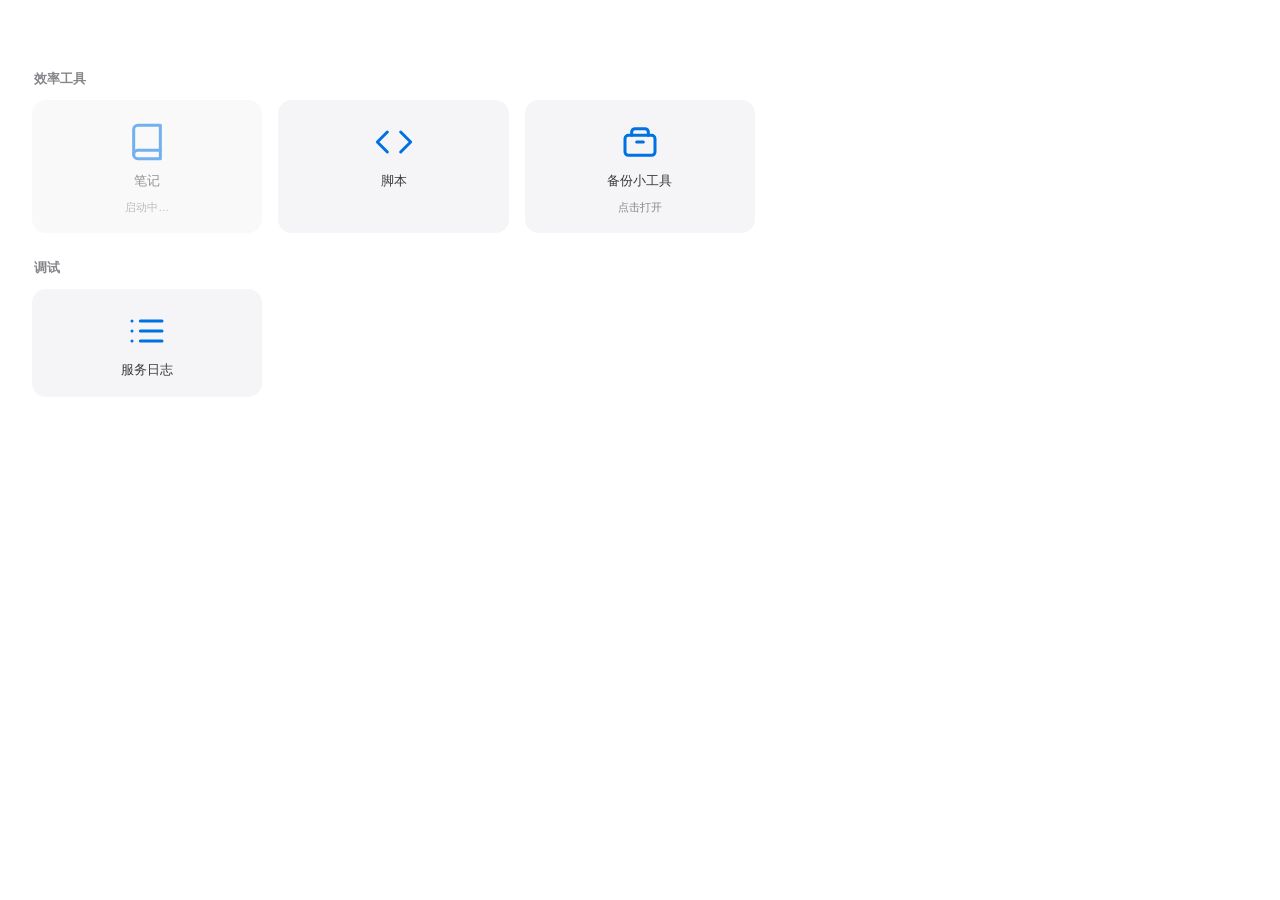
<file: notebak-desktop/web/index.html>
<!doctype html>
<html lang="zh-CN">
  <head>
    <meta charset="UTF-8" />
    <meta name="viewport" content="width=device-width, initial-scale=1.0" />
    <title>note&back</title>
    <link rel="stylesheet" href="common/style.css" />
  </head>
  <body>
    <div class="titlebar" data-tauri-drag-region></div>
    <main class="main">
      <h2 class="group-title">效率工具</h2>
      <div class="card-grid">
        <button class="home-card" id="card-notes" disabled>
          <svg class="home-icon" viewBox="0 0 24 24" fill="none" stroke="currentColor" stroke-width="1.8" stroke-linecap="round" stroke-linejoin="round"><path d="M4 19.5A2.5 2.5 0 0 1 6.5 17H20"/><path d="M6.5 2H20v20H6.5A2.5 2.5 0 0 1 4 19.5v-15A2.5 2.5 0 0 1 6.5 2z"/></svg>
          <span class="home-label">笔记</span>
          <span class="home-desc" id="notes-desc">启动中…</span>
        </button>
        <a class="home-card" href="pyexec/pyexec.html">
          <svg class="home-icon" viewBox="0 0 24 24" fill="none" stroke="currentColor" stroke-width="1.8" stroke-linecap="round" stroke-linejoin="round"><polyline points="16 18 22 12 16 6"/><polyline points="8 6 2 12 8 18"/></svg>
          <span class="home-label">脚本</span>
        </a>
        <button class="home-card" id="card-backtool">
          <svg class="home-icon" viewBox="0 0 24 24" fill="none" stroke="currentColor" stroke-width="1.8" stroke-linecap="round" stroke-linejoin="round"><rect x="3" y="8" width="18" height="12" rx="2"/><path d="M7 8V6a2 2 0 0 1 2-2h6a2 2 0 0 1 2 2v2"/><path d="M10 12h4"/></svg>
          <span class="home-label">备份小工具</span>
          <span class="home-desc" id="backtool-desc">点击打开</span>
        </button>
      </div>

      <h2 class="group-title">调试</h2>
      <div class="card-grid">
        <button class="home-card" id="card-log">
          <svg class="home-icon" viewBox="0 0 24 24" fill="none" stroke="currentColor" stroke-width="1.8" stroke-linecap="round" stroke-linejoin="round"><path d="M8 6h13M8 12h13M8 18h13M3 6h.01M3 12h.01M3 18h.01"/></svg>
          <span class="home-label">服务日志</span>
        </button>
      </div>
    </main>
    <div id="error" class="error-bar" style="display:none">
      <span id="error-text"></span>
      <button id="retry-btn">重试</button>
    </div>
    <script src="common/common.js"></script>
    <script src="app.js"></script>
  </body>
</html>
</file>
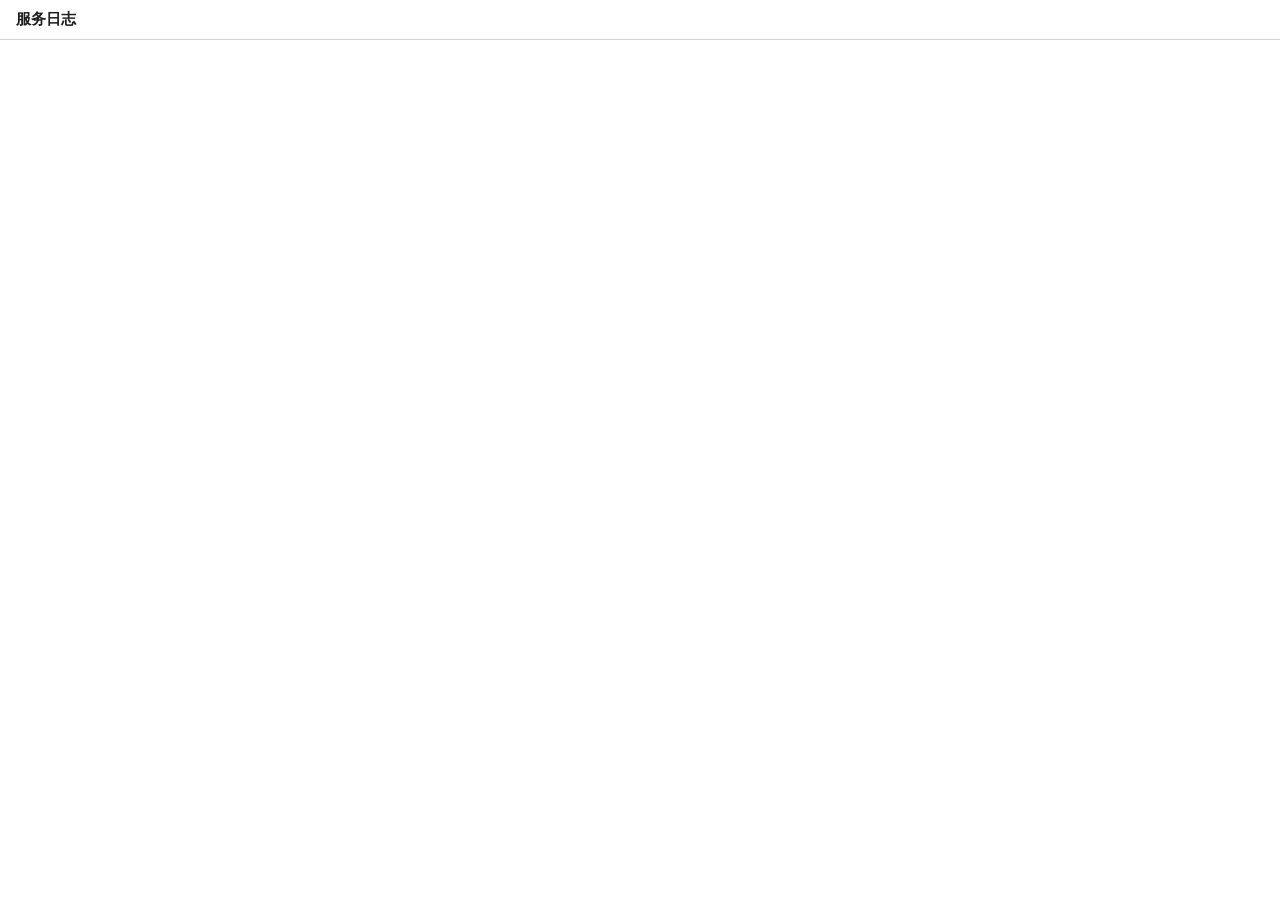
<file: notebak-desktop/web/log.html>
<!DOCTYPE html>
<html lang="zh-CN">
<head>
  <meta charset="UTF-8">
  <title>服务日志</title>
  <link rel="stylesheet" href="common/style.css">
</head>
<body>
  <div id="log-window">
    <div class="log-header">
      <span>服务日志</span>
    </div>
    <pre id="log-content"></pre>
  </div>
  <script>
    const { invoke } = window.__TAURI__.core;
    const { listen } = window.__TAURI__.event;
    const logContent = document.getElementById('log-content');
    const MAX_LOG = 2000;
    let logs = [];
    let historyReady = false;
    const pending = [];

    function render() {
      logContent.textContent = logs.join('\n');
      logContent.scrollTop = logContent.scrollHeight;
    }

    listen('server-log', (e) => {
      // 历史日志回放完成前，先暂存新到的日志
      if (!historyReady) {
        pending.push(e.payload);
        return;
      }
      logs.push(e.payload);
      if (logs.length > MAX_LOG) logs.shift();
      render();
    });

    // 回放启动阶段（窗口打开前）的日志
    invoke('get_server_log').then((history) => {
      logs = history.concat(pending);
      if (logs.length > MAX_LOG) logs = logs.slice(-MAX_LOG);
      pending.length = 0;
      historyReady = true;
      render();
    });
  </script>
</body>
</html>
</file>
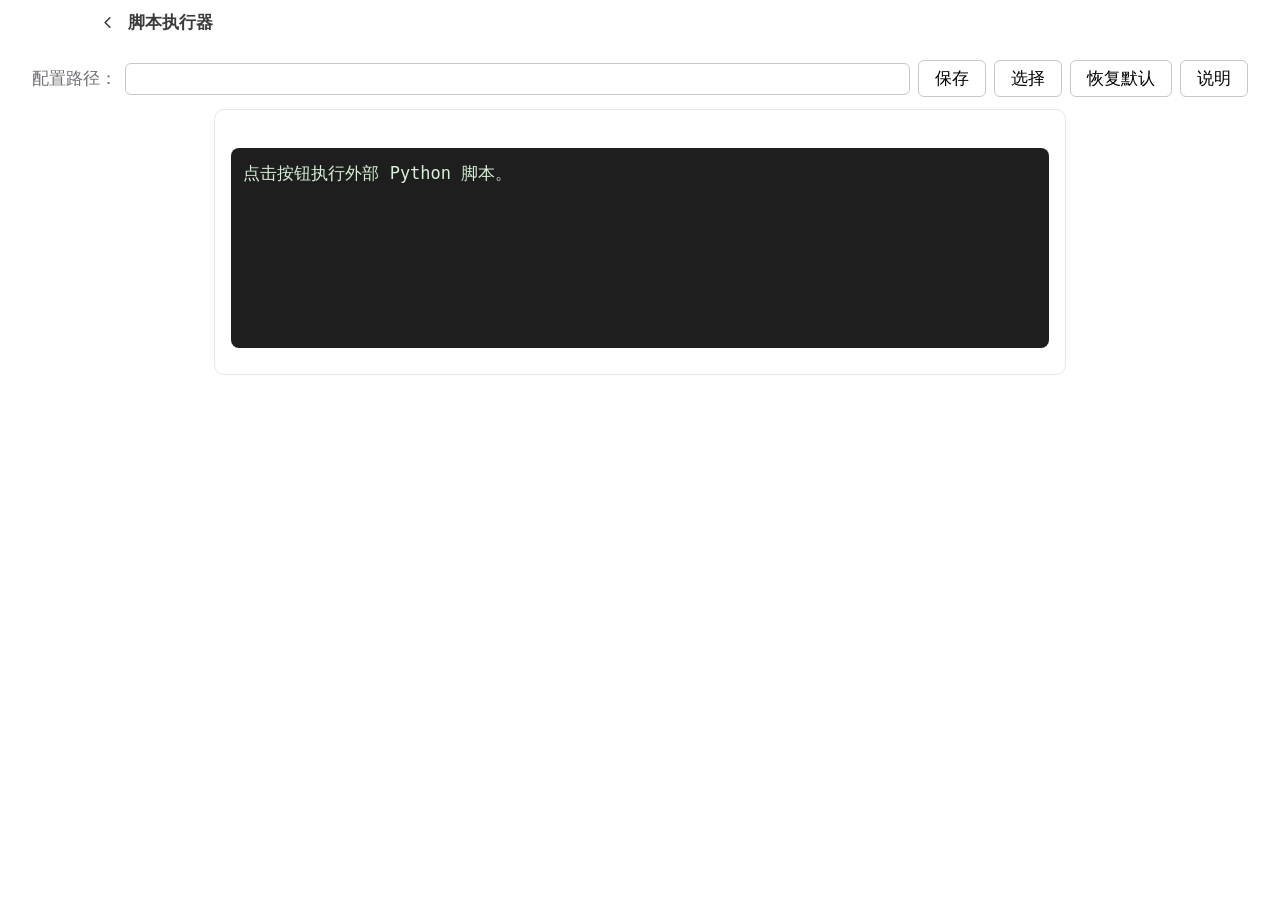
<file: notebak-desktop/web/pyexec/pyexec.html>
<!doctype html>
<html lang="zh-CN">
  <head>
    <meta charset="UTF-8" />
    <meta name="viewport" content="width=device-width, initial-scale=1.0" />
    <title>脚本执行器</title>
    <link rel="stylesheet" href="../common/style.css" />
  </head>
  <body>
    <div class="titlebar" data-tauri-drag-region>
      <div class="nav-pill">
        <a class="back" href="../index.html" title="返回" aria-label="返回"><svg viewBox="0 0 24 24" fill="none" stroke="currentColor" stroke-width="2" stroke-linecap="round" stroke-linejoin="round"><path d="m15 18-6-6 6-6"/></svg></a>
        <span class="page-title">脚本执行器</span>
      </div>
    </div>
    <main class="main">
      <div class="row" style="gap:8px;align-items:center;margin-bottom:12px">
        <span class="mono muted" style="white-space:nowrap">配置路径：</span>
        <input id="pyexec-conf-input" type="text" autocomplete="off" spellcheck="false" style="flex:1;min-width:0;-webkit-user-select:text;user-select:text;cursor:text" />
        <button id="pyexec-save-btn" style="white-space:nowrap">保存</button>
        <button id="pyexec-browse-btn" style="white-space:nowrap">选择</button>
        <button id="pyexec-reset-btn" style="white-space:nowrap">恢复默认</button>
        <button id="pyexec-help-btn" style="white-space:nowrap">说明</button>
      </div>
      <div class="card">
        <div id="button-pane" class="row" style="flex-wrap:wrap;gap:8px"></div>
        <pre id="pyexec-log" class="log">点击按钮执行外部 Python 脚本。</pre>
      </div>
    </main>
    <script src="../common/common.js"></script>
    <script src="./pyexec.js"></script>
  </body>
</html>
</file>
<file: notebak-desktop/web/common/style.css>
/* 不写死任何字体名：macOS 走苹方/SF，Windows 走 Segoe UI/微软雅黑，系统自带、无授权问题 */
/* 只有两种字号：标题 20px、正文 17px，不区分小字 */
:root {
  font-family: -apple-system, BlinkMacSystemFont, "Segoe UI", "Microsoft YaHei", sans-serif;
  font-size: 17px;
  color: #1d1d1f;
}

* { box-sizing: border-box; }

html, body {
  height: 100%;
}

body {
  margin: 0;
  background: #fff;
  display: flex;
  flex-direction: column;
  overflow: hidden;
}

/* macOS overlay 标题栏行：红绿灯浮在本行左侧（约占 0~70px），其余区域可拖窗 */
.titlebar {
  flex: none;
  height: 44px;
  position: relative;
}

/* 主区域 */
.main {
  flex: 1;
  min-height: 0;
  overflow-y: auto;
  padding: 4px 32px 28px;
}

/* 首页分组标题 */
.group-title {
  font-size: 13px;
  font-weight: 600;
  color: #86868b;
  margin: 26px 2px -8px;
}
.group-title:first-of-type { margin-top: 22px; }

/* 首页卡片网格（对齐 PlayLang LazyVGrid adaptive 200） */
.card-grid {
  display: grid;
  grid-template-columns: repeat(auto-fill, minmax(200px, 1fr));
  gap: 16px;
  margin-top: 20px;
}
.home-card {
  display: flex;
  flex-direction: column;
  align-items: center;
  gap: 10px;
  text-align: center;
  text-decoration: none;
  border: none;
  background: #f5f5f7;
  border-radius: 14px;
  padding: 22px 12px 18px;
  cursor: pointer;
  font: inherit;
  color: #1d1d1f;
  transition: background .15s, transform .15s;
}
.home-card:hover:not(:disabled) { background: #e8e8ee; transform: translateY(-1px); }
.home-card:disabled { cursor: default; opacity: .55; }
.home-icon {
  width: 40px;
  height: 40px;
  color: #0071e3;
  flex: none;
}
.home-label {
  font-size: 13px;
  font-weight: 500;
  color: #3a3a3c;
}
.home-desc {
  font-size: 11px;
  color: #86868b;
}

/* 返回区：箭头+页名，无胶囊底色/描边，挂在 overlay 标题栏里、红绿灯右侧同行 */
.nav-pill {
  position: absolute;
  left: 88px;
  top: 50%;
  transform: translateY(-50%);
  display: flex;
  align-items: center;
  height: 38px;
  z-index: 10;
  white-space: nowrap;
}
.page-title {
  font-size: 17px;
  font-weight: 600;
  color: #3a3a3c;
  margin-left: 2px;
}

/* 返回箭头链接样式（MPA 后是 <a>，去掉链接默认样式） */
.back {
  display: inline-flex;
  align-items: center;
  justify-content: center;
  width: 38px;
  height: 38px;
  padding: 0;
  border: none;
  border-radius: 50%;
  background: transparent;
  color: #3a3a3c;
  cursor: pointer;
  text-decoration: none;
  transition: background .15s;
}
.back svg {
  width: 19px;
  height: 19px;
}
.back:hover {
  background: #f0f0f3;
  text-decoration: none;
}

h1, h2 {
  font-size: 19px;
  font-weight: 700;
  margin: 0 0 10px;
}

.card {
  background: #fff;
  border: 1px solid #e5e5ea;
  border-radius: 10px;
  padding: 14px 16px;
  margin: 12px auto;
  width: 70%;
}

.row {
  display: flex;
  gap: 10px;
  align-items: center;
  margin: 12px 0 8px;
  flex-wrap: wrap;
}

button {
  font: inherit;
  padding: 6px 16px;
  border-radius: 6px;
  border: 1px solid #c7c7cc;
  background: #fff;
  cursor: pointer;
}
button:hover { background: #f0f0f3; }
button.primary {
  background: #0071e3;
  border-color: #0071e3;
  color: #fff;
}
button.primary:hover { background: #0077ed; }
button.danger {
  border-color: #d03027;
  color: #d03027;
}
button.danger:hover { background: #fdeceb; }

input[type="number"], select, input[type="text"] {
  font: inherit;
  padding: 5px 8px;
  border: 1px solid #c7c7cc;
  border-radius: 6px;
  background: #fff;
}
input[type="number"] { width: 150px; }
select { width: 300px; }

.mono {
  font-family: ui-monospace, "SF Mono", Menlo, Consolas, monospace;
  word-break: break-all;
}
.muted { color: #6e6e73; }
.tip {
  color: #6e6e73;
  line-height: 1.6;
}

/* 日志/说明 */
.log {
  background: #1e1e1e;
  color: #d7f0d7;
  border-radius: 8px;
  padding: 12px;
  line-height: 1.6;
  min-height: 200px;
  white-space: pre-wrap;
  word-break: break-all;
  margin: 12px 0;
  overflow-y: auto;
}
.help {
  background: #fff;
  border: 1px solid #e5e5ea;
  border-radius: 10px;
  padding: 16px 20px;
  line-height: 1.65;
  white-space: pre-wrap;
}

/* 弹窗 */
.modal-overlay {
  position: fixed;
  top: 0; left: 0; right: 0; bottom: 0;
  background: rgba(0,0,0,0.3);
  display: flex;
  align-items: center;
  justify-content: center;
  z-index: 999;
}
.modal {
  background: #fff;
  border-radius: 12px;
  padding: 24px;
  min-width: 400px;
  max-width: 600px;
  box-shadow: 0 8px 32px rgba(0,0,0,0.2);
}
.modal-title {
  font-size: 19px;
  font-weight: 700;
  margin-bottom: 12px;
}
.modal-message {
  line-height: 1.6;
  margin-bottom: 20px;
}

/* 首页失败提示条 */
.error-bar {
  display: flex;
  align-items: center;
  gap: 12px;
  padding: 10px 32px;
  background: #ffeceb;
  border-top: 1px solid #ffd6d3;
  font-size: 14px;
  color: #d70015;
}
.error-bar span { flex: 1; word-break: break-all; }

/* 服务日志窗口 */
#log-window {
  display: flex;
  flex-direction: column;
  flex: 1;
  min-height: 0;
}
.log-header {
  padding: 10px 16px;
  font-size: 15px;
  font-weight: 600;
  border-bottom: 1px solid #d2d2d7;
  background: #fff;
}
#log-content {
  flex: 1;
  overflow-y: auto;
  padding: 12px;
  font-family: ui-monospace, "SF Mono", Menlo, Consolas, monospace;
  font-size: 13px;
  line-height: 1.6;
  white-space: pre-wrap;
  word-break: break-all;
  color: #1d1d1f;
}
</file>
